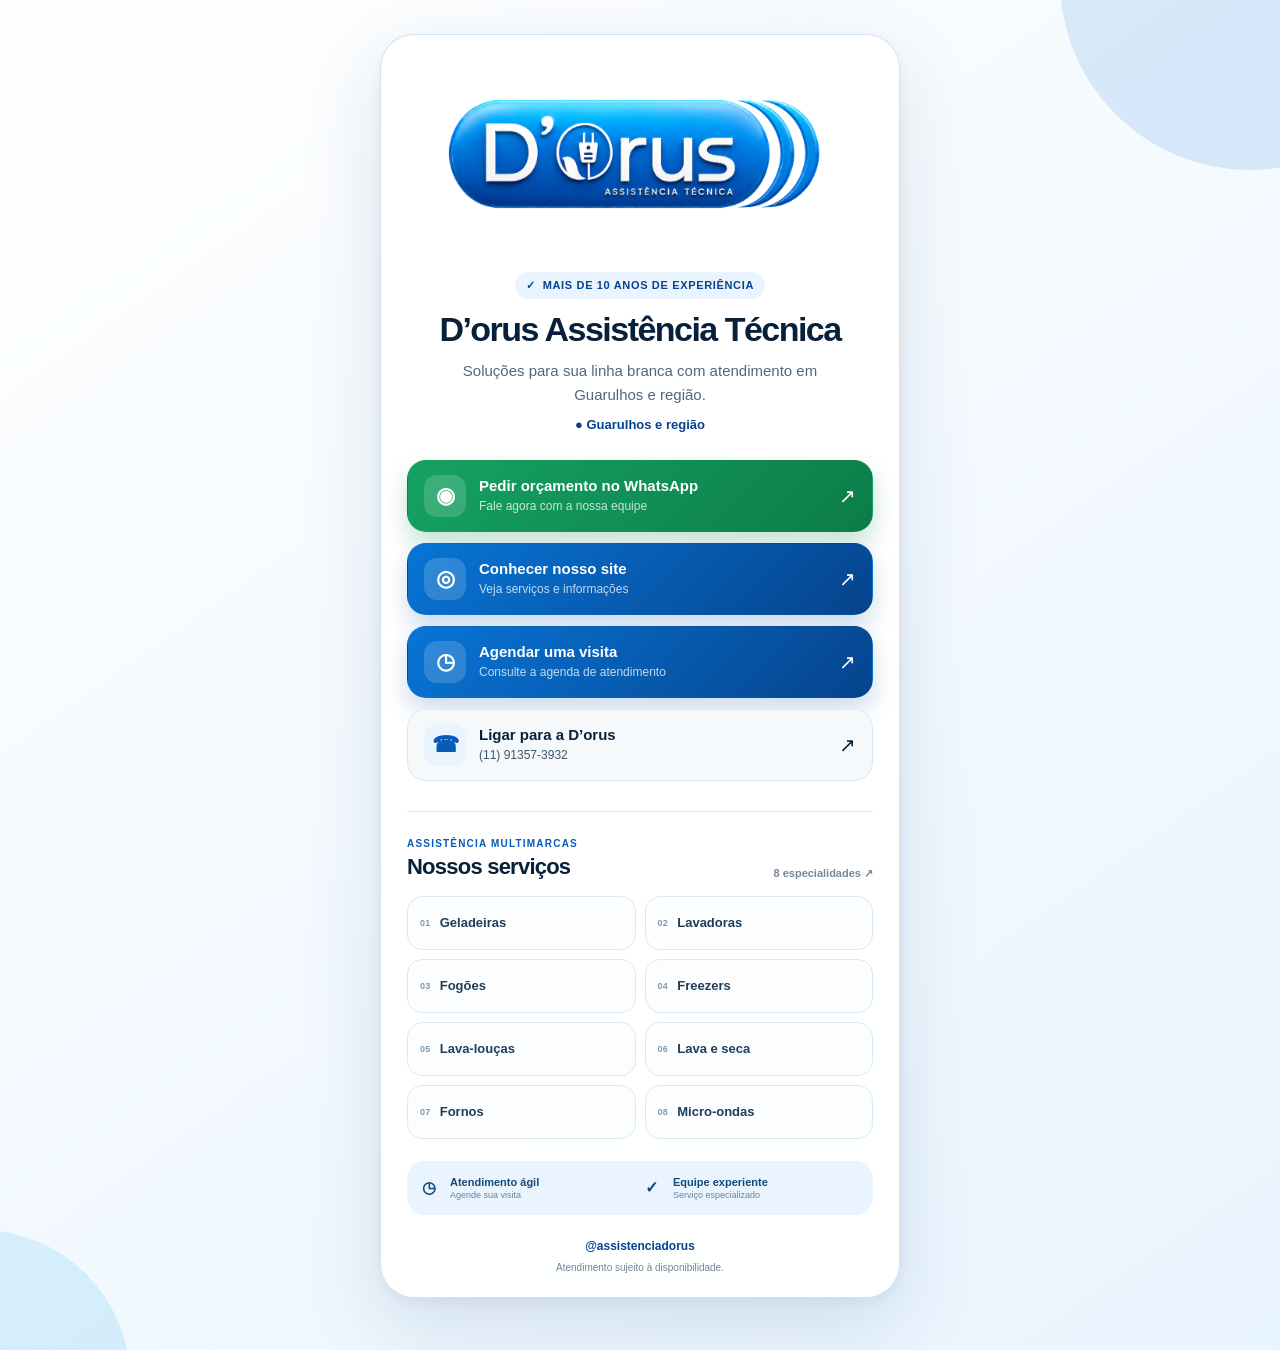
<file: index.html>
<!doctype html>
<html lang="pt-BR">
  <head>
    <meta charset="UTF-8" />
    <meta name="viewport" content="width=device-width, initial-scale=1.0" />
    <meta
      name="description"
      content="Menu digital da D’orus Assistência Técnica: orçamento, serviços e canais de atendimento."
    />
    <meta name="theme-color" content="#075ab7" />
    <title>D’orus Assistência Técnica | Atendimento</title>
    <link rel="stylesheet" href="styles.css" />
  </head>
  <body>
    <main class="site-shell">
      <div class="ambient ambient-one" aria-hidden="true"></div>
      <div class="ambient ambient-two" aria-hidden="true"></div>

      <section class="menu-card" aria-labelledby="page-title">
        <header class="brand-header">
          <div class="logo-frame">
            <img
              src="assets/dorus-logo.webp"
              alt="D’orus Assistência Técnica"
              class="brand-logo"
            />
          </div>

          <div class="eyebrow">
            <span aria-hidden="true">✓</span>
            Mais de 10 anos de experiência
          </div>

          <h1 id="page-title">D’orus Assistência Técnica</h1>
          <p class="brand-copy">
            Soluções para sua linha branca com atendimento em Guarulhos e região.
          </p>
          <div class="location-line">● Guarulhos e região</div>
        </header>

        <nav class="action-list" aria-label="Canais de atendimento">
          <a
            class="action-button action-whatsapp"
            href="https://wa.me/5511913573932?text=Ol%C3%A1%2C%20vim%20pelo%20Instagram%20da%20D%27orus%20e%20gostaria%20de%20solicitar%20um%20or%C3%A7amento."
            target="_blank"
            rel="noopener noreferrer"
          >
            <span class="action-icon" aria-hidden="true">◉</span>
            <span class="action-text">
              <strong>Pedir orçamento no WhatsApp</strong>
              <small>Fale agora com a nossa equipe</small>
            </span>
            <span class="arrow" aria-hidden="true">↗</span>
          </a>

          <a
            class="action-button action-site"
            href="https://assistenciadorus.com.br/"
            target="_blank"
            rel="noopener noreferrer"
          >
            <span class="action-icon" aria-hidden="true">◎</span>
            <span class="action-text">
              <strong>Conhecer nosso site</strong>
              <small>Veja serviços e informações</small>
            </span>
            <span class="arrow" aria-hidden="true">↗</span>
          </a>

          <a
            class="action-button action-site"
            href="https://assistenciadorus.com.br/agendamento/"
            target="_blank"
            rel="noopener noreferrer"
          >
            <span class="action-icon" aria-hidden="true">◷</span>
            <span class="action-text">
              <strong>Agendar uma visita</strong>
              <small>Consulte a agenda de atendimento</small>
            </span>
            <span class="arrow" aria-hidden="true">↗</span>
          </a>

          <a class="action-button action-call" href="tel:+5511913573932">
            <span class="action-icon" aria-hidden="true">☎</span>
            <span class="action-text">
              <strong>Ligar para a D’orus</strong>
              <small>(11) 91357-3932</small>
            </span>
            <span class="arrow" aria-hidden="true">↗</span>
          </a>
        </nav>

        <section class="services-section" aria-labelledby="services-title">
          <div class="section-heading">
            <div>
              <span class="section-kicker">Assistência multimarcas</span>
              <h2 id="services-title">Nossos serviços</h2>
            </div>
            <a
              class="service-count"
              href="https://assistenciadorus.com.br/servicos/"
              target="_blank"
              rel="noopener noreferrer"
            >8 especialidades ↗</a>
          </div>

          <div class="services-grid">
            <a class="service-item" href="https://assistenciadorus.com.br/servicos/geladeiras/" target="_blank" rel="noopener noreferrer"><span>01</span>Geladeiras</a>
            <a class="service-item" href="https://assistenciadorus.com.br/servicos/maquinas-de-lavar/" target="_blank" rel="noopener noreferrer"><span>02</span>Lavadoras</a>
            <a class="service-item" href="https://assistenciadorus.com.br/servicos/fogoes/" target="_blank" rel="noopener noreferrer"><span>03</span>Fogões</a>
            <a class="service-item" href="https://assistenciadorus.com.br/servicos/freezers/" target="_blank" rel="noopener noreferrer"><span>04</span>Freezers</a>
            <a class="service-item" href="https://assistenciadorus.com.br/servicos/lava-loucas/" target="_blank" rel="noopener noreferrer"><span>05</span>Lava-louças</a>
            <a class="service-item" href="https://assistenciadorus.com.br/servicos/lava-e-seca/" target="_blank" rel="noopener noreferrer"><span>06</span>Lava e seca</a>
            <a class="service-item" href="https://assistenciadorus.com.br/servicos/fornos/" target="_blank" rel="noopener noreferrer"><span>07</span>Fornos</a>
            <a class="service-item" href="https://assistenciadorus.com.br/servicos/micro-ondas/" target="_blank" rel="noopener noreferrer"><span>08</span>Micro-ondas</a>
          </div>
        </section>

        <section class="trust-strip" aria-label="Informações de atendimento">
          <div>
            <span class="trust-icon" aria-hidden="true">◷</span>
            <span><strong>Atendimento ágil</strong><small>Agende sua visita</small></span>
          </div>
          <div>
            <span class="trust-icon" aria-hidden="true">✓</span>
            <span><strong>Equipe experiente</strong><small>Serviço especializado</small></span>
          </div>
        </section>

        <footer class="menu-footer">
          <a
            href="https://www.instagram.com/assistenciadorus/"
            target="_blank"
            rel="noopener noreferrer"
          >
            @assistenciadorus
          </a>
          <span>Atendimento sujeito à disponibilidade.</span>
        </footer>
      </section>
    </main>
  </body>
</html>
</file>
<file: styles.css>
:root {
  --ink: #08213a;
  --blue: #075ab7;
  --blue-dark: #06438c;
  --blue-soft: #eaf4ff;
  --line: #dce8f4;
  --green: #16a263;
  --green-dark: #0c7c49;
}

* { box-sizing: border-box; }

html { min-width: 320px; background: #eef5fb; }

body {
  margin: 0;
  color: var(--ink);
  font-family: Arial, Helvetica, sans-serif;
  -webkit-font-smoothing: antialiased;
}

a { color: inherit; text-decoration: none; }
h1, h2, p { margin: 0; }

.site-shell {
  position: relative;
  min-height: 100svh;
  overflow: hidden;
  display: grid;
  place-items: start center;
  padding: 34px 16px 52px;
  background: linear-gradient(145deg, rgba(255,255,255,.96), rgba(232,244,255,.92)), #eef5fb;
}

.ambient { position: absolute; border-radius: 999px; pointer-events: none; }
.ambient-one { width: 380px; height: 380px; top: -210px; right: -160px; background: rgba(0,102,204,.13); }
.ambient-two { width: 300px; height: 300px; bottom: -180px; left: -170px; background: rgba(0,158,226,.12); }

.menu-card {
  position: relative;
  z-index: 1;
  width: min(100%, 520px);
  border: 1px solid rgba(207,224,239,.92);
  border-radius: 34px;
  padding: 34px 26px 24px;
  background: rgba(255,255,255,.94);
  box-shadow: 0 28px 80px rgba(11,63,105,.13), 0 4px 14px rgba(11,63,105,.06);
  backdrop-filter: blur(12px);
}

.brand-header { text-align: center; }
.logo-frame { width: min(100%, 390px); margin: 0 auto 22px; background: transparent; }
.brand-logo { display: block; width: 100%; height: auto; object-fit: contain; }

.eyebrow {
  width: fit-content;
  margin: 0 auto 12px;
  display: flex;
  align-items: center;
  gap: 7px;
  padding: 7px 11px;
  border-radius: 999px;
  color: var(--blue-dark);
  background: var(--blue-soft);
  font-size: 11px;
  font-weight: 800;
  letter-spacing: .06em;
  text-transform: uppercase;
}

h1 { font-size: clamp(26px, 6vw, 34px); line-height: 1.08; letter-spacing: -.045em; }
.brand-copy { max-width: 390px; margin: 12px auto 0; color: #52677a; font-size: 15px; line-height: 1.55; }
.location-line { margin-top: 11px; color: var(--blue-dark); font-size: 13px; font-weight: 700; }

.action-list { display: grid; gap: 11px; margin-top: 28px; }
.action-button {
  min-height: 72px;
  display: flex;
  align-items: center;
  gap: 13px;
  padding: 12px 16px;
  border: 1px solid transparent;
  border-radius: 19px;
  transition: transform 160ms ease, box-shadow 160ms ease, border-color 160ms ease;
}
.action-button:hover { transform: translateY(-2px); }
.action-button:focus-visible, .menu-footer a:focus-visible { outline: 3px solid rgba(0,102,204,.35); outline-offset: 3px; }
.action-whatsapp { color: #fff; background: linear-gradient(135deg, var(--green), var(--green-dark)); box-shadow: 0 12px 24px rgba(13,129,76,.23); }
.action-site { color: #fff; background: linear-gradient(135deg, #0875d6, var(--blue-dark)); box-shadow: 0 12px 24px rgba(4,82,159,.2); }
.action-call { color: var(--ink); border-color: var(--line); background: #f5f9fc; }
.action-call:hover { border-color: #b7cee1; box-shadow: 0 9px 20px rgba(11,63,105,.08); }

.action-icon {
  flex: 0 0 auto;
  width: 42px;
  height: 42px;
  display: grid;
  place-items: center;
  border-radius: 13px;
  background: rgba(255,255,255,.16);
  font-size: 22px;
  font-weight: 800;
}
.action-call .action-icon { color: var(--blue); background: var(--blue-soft); }
.action-text { min-width: 0; flex: 1; display: grid; gap: 3px; text-align: left; }
.action-text strong { font-size: 15px; line-height: 1.25; }
.action-text small { opacity: .76; font-size: 12px; line-height: 1.3; }
.arrow { font-size: 20px; }

.services-section { margin-top: 30px; padding-top: 26px; border-top: 1px solid var(--line); }
.section-heading { display: flex; align-items: end; justify-content: space-between; gap: 12px; }
.section-kicker { display: block; margin-bottom: 5px; color: var(--blue); font-size: 10px; font-weight: 800; letter-spacing: .12em; text-transform: uppercase; }
h2 { font-size: 22px; letter-spacing: -.035em; }
.service-count { flex: 0 0 auto; color: #75889a; font-size: 11px; font-weight: 700; }
.services-grid { display: grid; grid-template-columns: repeat(2, minmax(0,1fr)); gap: 9px; margin-top: 16px; }
.service-item { min-height: 54px; display: flex; align-items: center; gap: 9px; padding: 11px 12px; border: 1px solid var(--line); border-radius: 15px; color: #203e59; background: #fbfdff; font-size: 13px; font-weight: 750; }
.service-item span { color: #7d9ab4; font-size: 9px; font-weight: 800; letter-spacing: .04em; }

.trust-strip { display: grid; grid-template-columns: repeat(2,minmax(0,1fr)); gap: 10px; margin-top: 22px; padding: 15px; border-radius: 18px; color: #164a78; background: var(--blue-soft); }
.trust-strip > div { display: flex; align-items: center; gap: 8px; }
.trust-strip span:not(.trust-icon) { min-width: 0; display: grid; gap: 2px; }
.trust-strip strong { font-size: 11px; }
.trust-strip small { color: #67839c; font-size: 9px; }
.trust-icon { width: 20px; font-weight: 900; }

.menu-footer { display: flex; flex-direction: column; align-items: center; gap: 9px; margin-top: 24px; color: #718497; font-size: 10px; }
.menu-footer a { color: var(--blue-dark); font-size: 12px; font-weight: 800; }

@media (max-width: 420px) {
  .site-shell { padding: 14px 0 0; background: #fff; }
  .menu-card { border: 0; border-radius: 0; padding: 26px 18px 24px; box-shadow: none; }
  .logo-frame { width: min(100%, 340px); }
  .action-button { padding-inline: 13px; }
}

@media (prefers-reduced-motion: reduce) { .action-button { transition: none; } }
</file>
